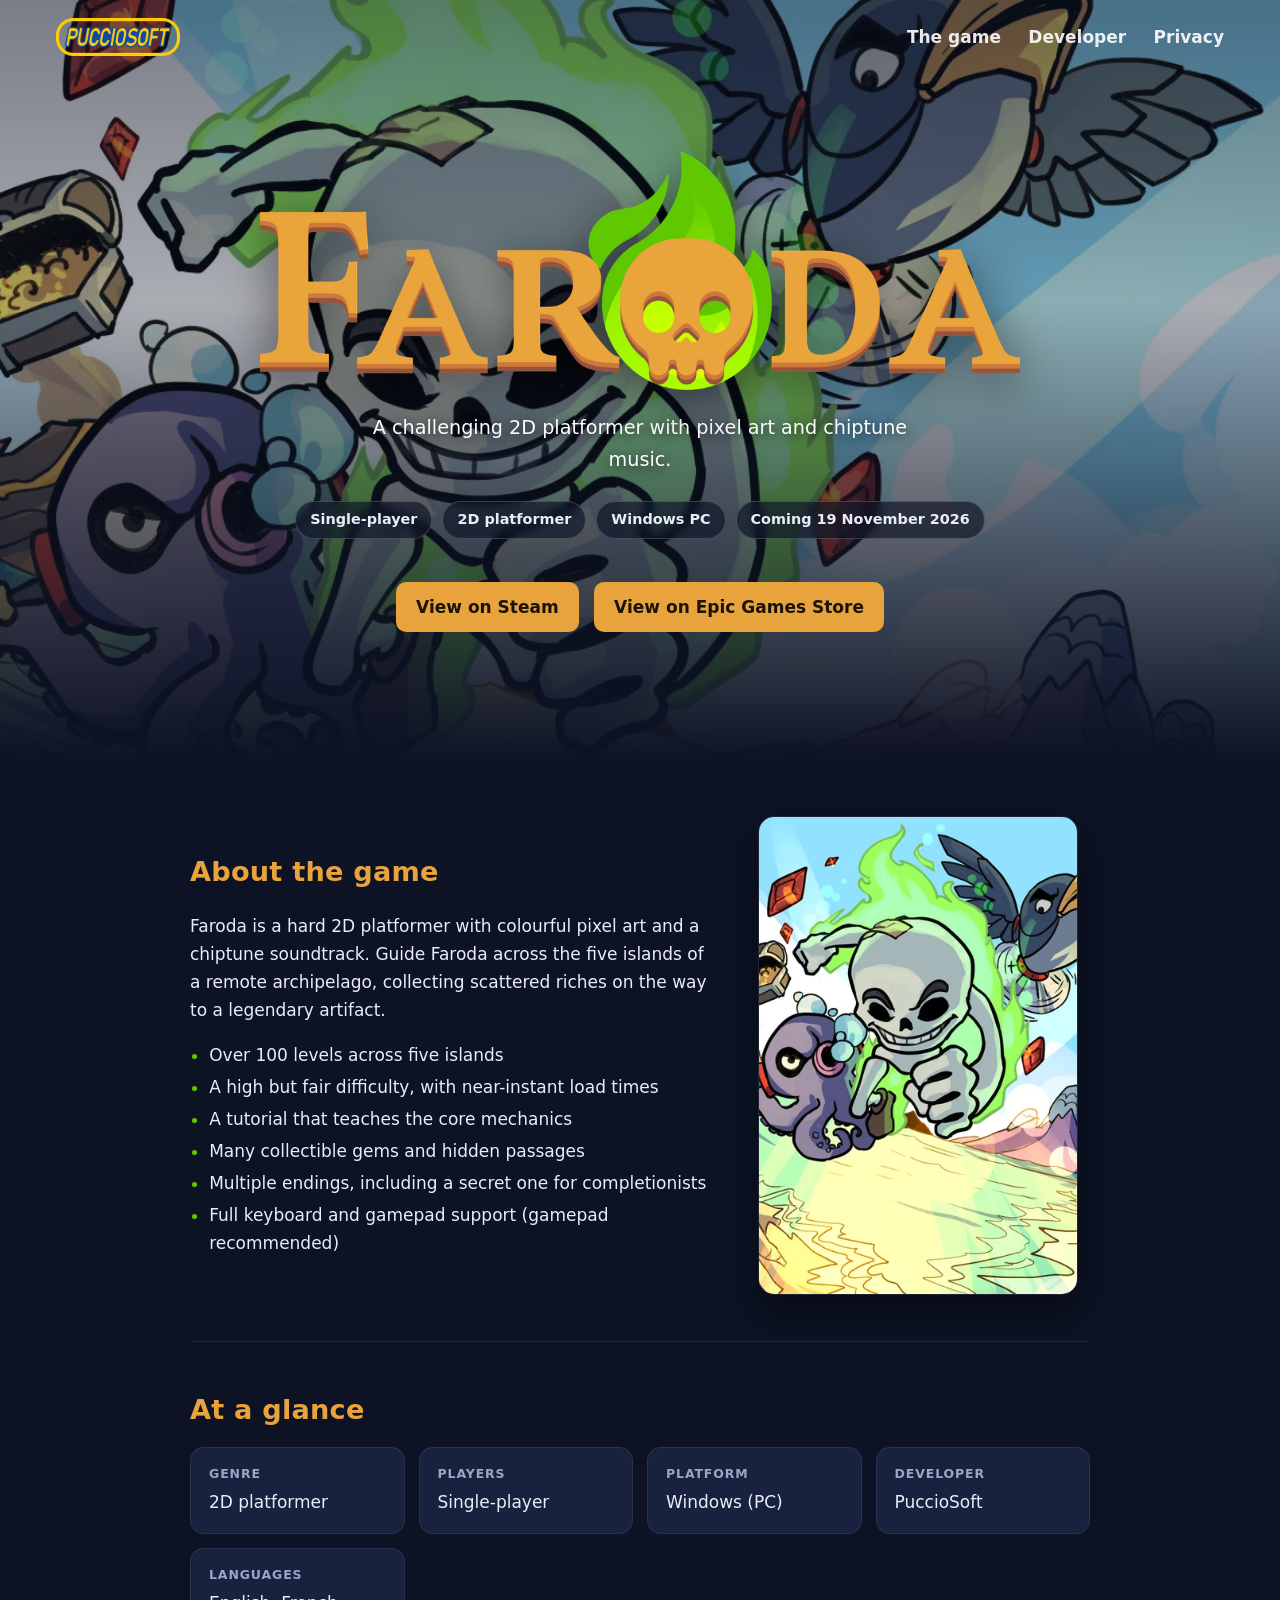
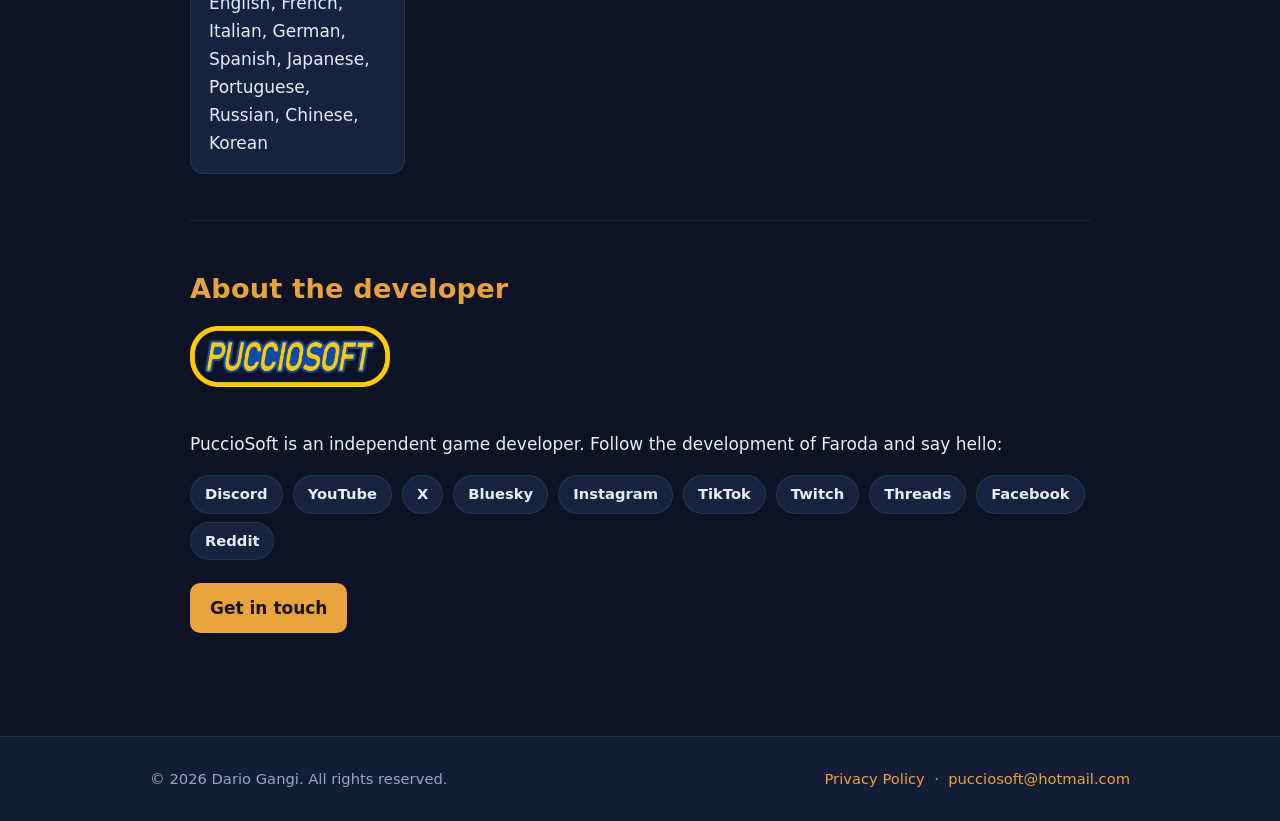
<file: index.html>
<!doctype html>
<html lang="en">
<head>
<meta charset="utf-8">
<meta name="viewport" content="width=device-width, initial-scale=1">
<title>Faroda – a challenging 2D platformer by PuccioSoft</title>
<meta name="description" content="Faroda is a challenging single-player 2D platformer with pixel art and chiptune music, set across five islands and over 100 levels. Developed by PuccioSoft.">
<meta property="og:title" content="Faroda – PuccioSoft">
<meta property="og:description" content="A challenging 2D platformer with pixel art and chiptune music: five islands, over 100 levels.">
<meta property="og:image" content="assets/hero.webp">
<link rel="icon" type="image/png" href="assets/favicon.png">
<link rel="stylesheet" href="style.css">
</head>
<body>

<header class="nav">
  <a href="index.html" aria-label="PuccioSoft home"><img src="assets/pucciosoft.png" alt="PuccioSoft"></a>
  <nav>
    <a class="link" href="#about">The game</a>
    <a class="link" href="#developer">Developer</a>
    <a class="link" href="privacy.html">Privacy</a>
  </nav>
</header>

<div class="hero">
  <div>
    <img class="title" src="assets/faroda-title.png" alt="Faroda">
    <p class="tag">A challenging 2D platformer with pixel art and chiptune music.</p>
    <div class="badges">
      <span class="badge">Single-player</span>
      <span class="badge">2D platformer</span>
      <span class="badge">Windows PC</span>
      <span class="badge">Coming 19 November 2026</span>
    </div>
    <p>
      <a class="btn" href="https://store.steampowered.com/app/3585880/Faroda/" rel="noopener">View on Steam</a>
      <a class="btn" href="https://store.epicgames.com/p/faroda-64c557" rel="noopener">View on Epic Games Store</a>
    </p>
  </div>
</div>

<main>
  <section id="about">
    <div class="about">
      <div>
        <h2>About the game</h2>
        <p>
          Faroda is a hard 2D platformer with colourful pixel art and a chiptune soundtrack.
          Guide Faroda across the five islands of a remote archipelago, collecting scattered
          riches on the way to a legendary artifact.
        </p>
        <ul class="features">
          <li>Over 100 levels across five islands</li>
          <li>A high but fair difficulty, with near-instant load times</li>
          <li>A tutorial that teaches the core mechanics</li>
          <li>Many collectible gems and hidden passages</li>
          <li>Multiple endings, including a secret one for completionists</li>
          <li>Full keyboard and gamepad support (gamepad recommended)</li>
        </ul>
      </div>
      <div class="art"><img src="assets/capsule.webp" alt="Faroda key art" width="400" height="600"></div>
    </div>
  </section>

  <section id="info">
    <h2>At a glance</h2>
    <ul class="facts">
      <li><b>Genre</b>2D platformer</li>
      <li><b>Players</b>Single-player</li>
      <li><b>Platform</b>Windows (PC)</li>
      <li><b>Developer</b>PuccioSoft</li>
      <li><b>Languages</b>English, French, Italian, German, Spanish, Japanese, Portuguese, Russian, Chinese, Korean</li>
    </ul>
  </section>

  <section id="developer">
    <h2>About the developer</h2>
    <div class="dev">
      <img src="assets/pucciosoft.png" alt="PuccioSoft logo">
      <div>
        <p>PuccioSoft is an independent game developer. Follow the development of Faroda and say hello:</p>
        <p class="social">
          <a href="https://discord.gg/2NVw6xbhjH" rel="noopener">Discord</a>
          <a href="https://www.youtube.com/channel/UCBoAlYwB3bUmK9aGNhIlZdQ" rel="noopener">YouTube</a>
          <a href="https://x.com/PuccioSoft" rel="noopener">X</a>
          <a href="https://bsky.app/profile/pucciosoft.bsky.social" rel="noopener">Bluesky</a>
          <a href="https://www.instagram.com/pucciosoft/" rel="noopener">Instagram</a>
          <a href="https://www.tiktok.com/@pucciosoft" rel="noopener">TikTok</a>
          <a href="https://www.twitch.tv/pucciosoft" rel="noopener">Twitch</a>
          <a href="https://www.threads.net/@pucciosoft" rel="noopener">Threads</a>
          <a href="https://www.facebook.com/profile.php?id=61581520845115" rel="noopener">Facebook</a>
          <a href="https://www.reddit.com/r/Faroda/" rel="noopener">Reddit</a>
        </p>
        <p><a class="btn" href="mailto:pucciosoft@hotmail.com">Get in touch</a></p>
      </div>
    </div>
  </section>
</main>

<footer>
  <div class="row">
    <span>&copy; 2026 Dario Gangi. All rights reserved.</span>
    <span><a href="privacy.html">Privacy Policy</a> &nbsp;·&nbsp; <a href="mailto:pucciosoft@hotmail.com">pucciosoft@hotmail.com</a></span>
  </div>
</footer>

</body>
</html>
</file>
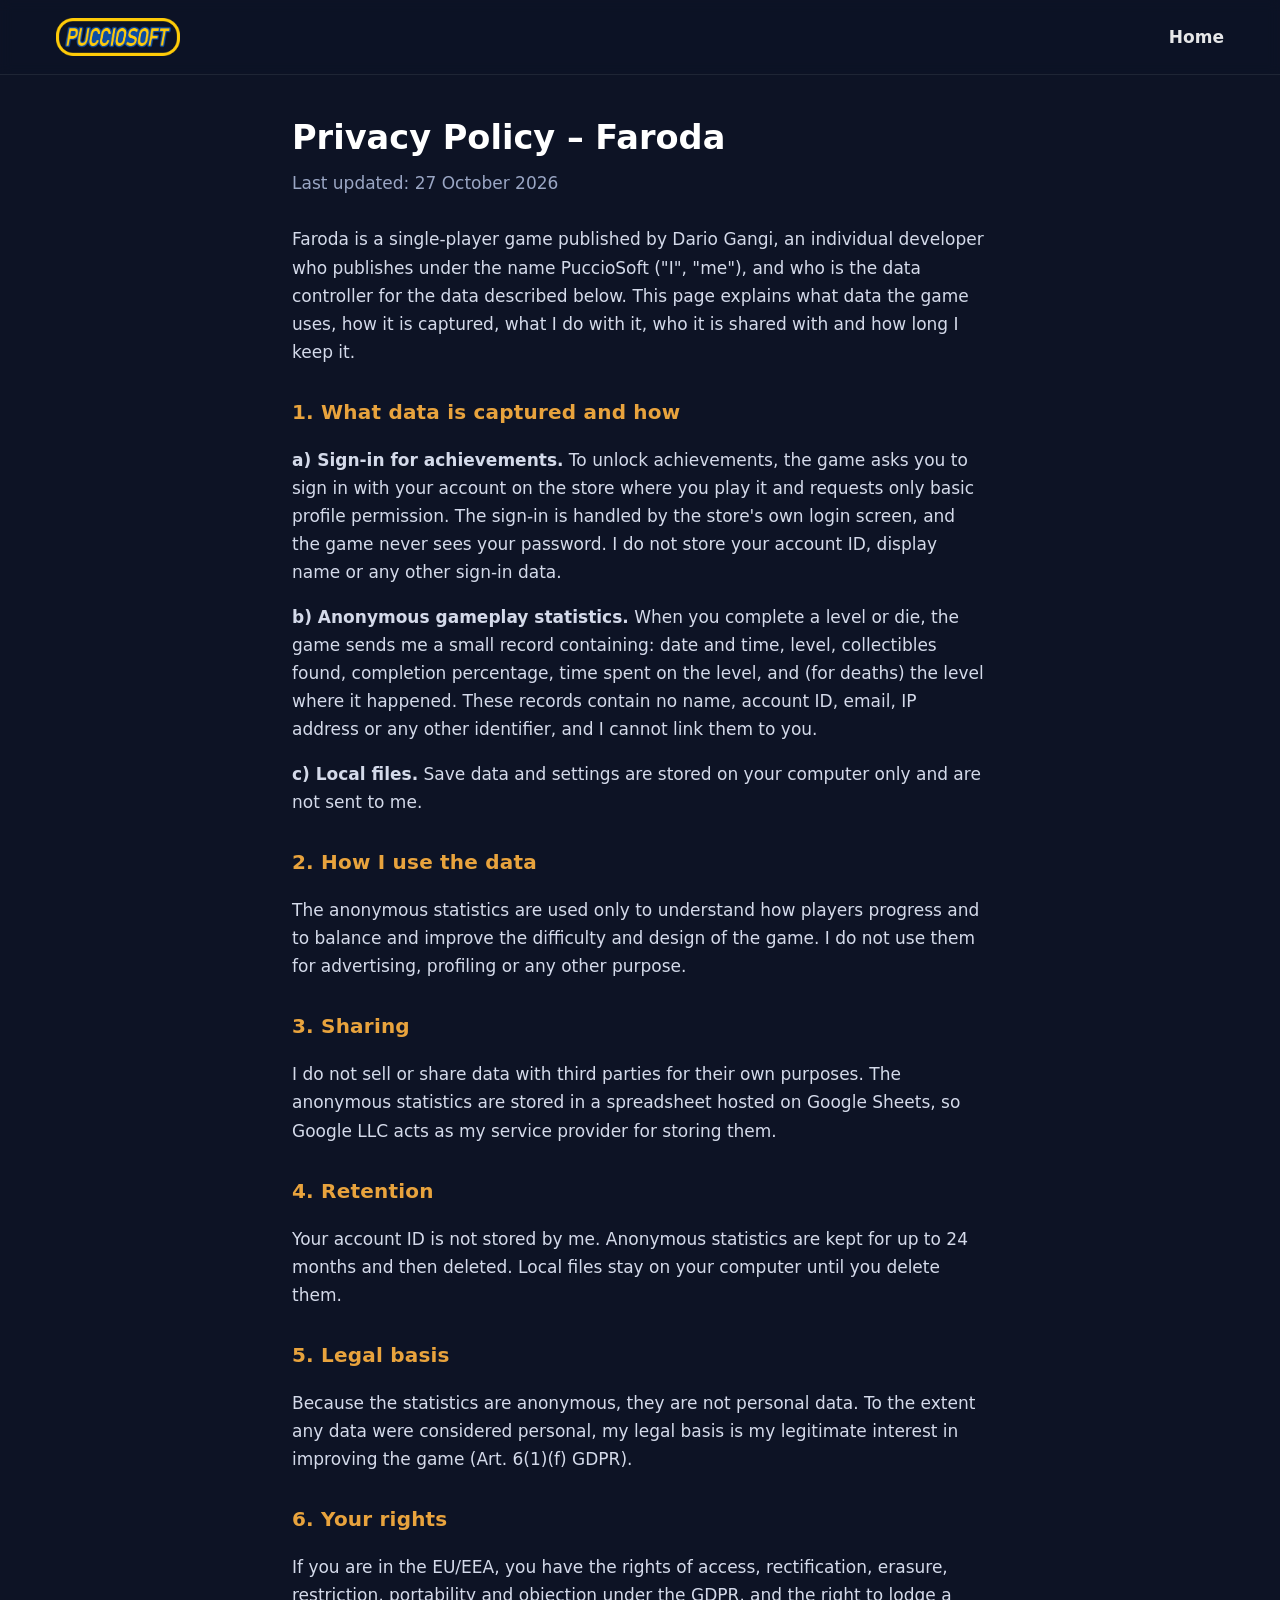
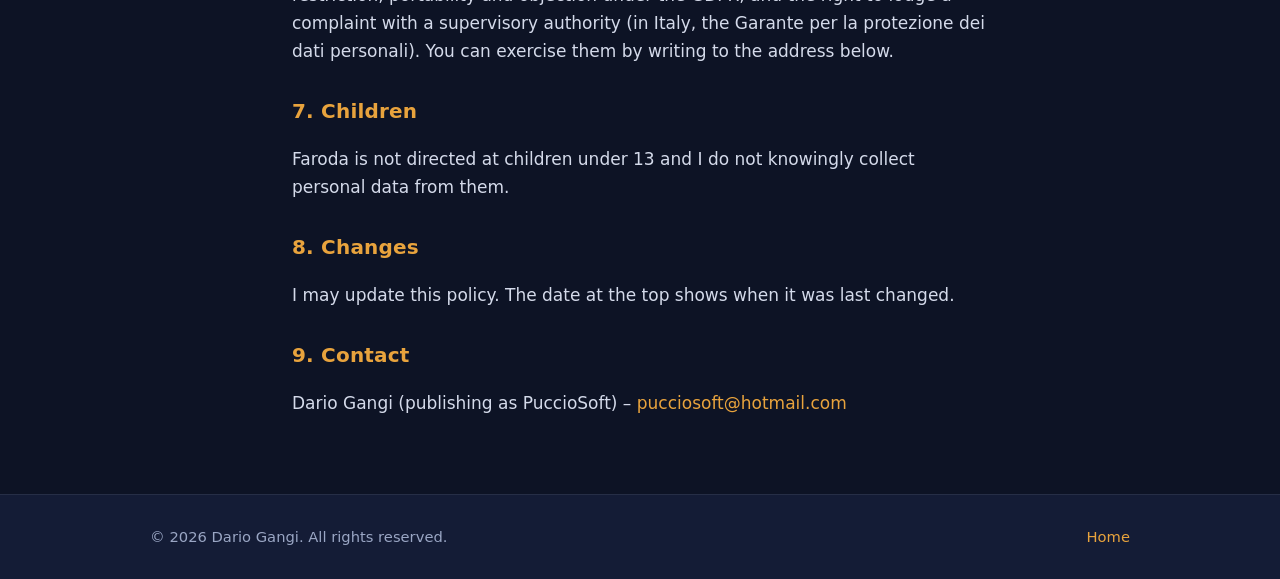
<file: privacy.html>
<!doctype html>
<html lang="en">
<head>
<meta charset="utf-8">
<meta name="viewport" content="width=device-width, initial-scale=1">
<title>Privacy Policy – Faroda – PuccioSoft</title>
<meta name="description" content="Privacy Policy for the game Faroda by PuccioSoft.">
<link rel="icon" type="image/png" href="assets/favicon.png">
<link rel="stylesheet" href="style.css">
</head>
<body>

<header class="nav solid">
  <a href="index.html" aria-label="PuccioSoft home"><img src="assets/pucciosoft.png" alt="PuccioSoft"></a>
  <nav>
    <a class="link" href="index.html">Home</a>
  </nav>
</header>

<div class="page">
  <h1>Privacy Policy – Faroda</h1>
  <p class="updated">Last updated: 27 October 2026</p>

  <p>
    Faroda is a single-player game published by Dario Gangi, an individual developer who publishes under the name PuccioSoft ("I", "me"),
    and who is the data controller for the data described below. This page explains what data the game
    uses, how it is captured, what I do with it, who it is shared with and how long I keep it.
  </p>

  <h2>1. What data is captured and how</h2>
  <p><strong>a) Sign-in for achievements.</strong>
    To unlock achievements, the game asks you to sign in with your account on the store where you
    play it and requests only basic profile permission. The sign-in is handled by the store's own
    login screen, and the game never sees your password. I do not store your account ID, display
    name or any other sign-in data.</p>
  <p><strong>b) Anonymous gameplay statistics.</strong>
    When you complete a level or die, the game sends me a small record containing: date and time,
    level, collectibles found, completion percentage, time spent on the level, and (for deaths)
    the level where it happened. These records contain no name, account ID, email, IP address
    or any other identifier, and I cannot link them to you.</p>
  <p><strong>c) Local files.</strong>
    Save data and settings are stored on your computer only and are not sent to me.</p>

  <h2>2. How I use the data</h2>
  <p>
    The anonymous statistics are used only to understand how players progress and to balance
    and improve the difficulty and design of the game. I do not use them for advertising,
    profiling or any other purpose.
  </p>

  <h2>3. Sharing</h2>
  <p>
    I do not sell or share data with third parties for their own purposes. The anonymous
    statistics are stored in a spreadsheet hosted on Google Sheets, so Google LLC acts as my
    service provider for storing them.
  </p>

  <h2>4. Retention</h2>
  <p>
    Your account ID is not stored by me. Anonymous statistics are kept for up to 24 months and
    then deleted. Local files stay on your computer until you delete them.
  </p>

  <h2>5. Legal basis</h2>
  <p>
    Because the statistics are anonymous, they are not personal data. To the extent any data
    were considered personal, my legal basis is my legitimate interest in improving the game
    (Art. 6(1)(f) GDPR).
  </p>

  <h2>6. Your rights</h2>
  <p>
    If you are in the EU/EEA, you have the rights of access, rectification, erasure, restriction,
    portability and objection under the GDPR, and the right to lodge a complaint with a
    supervisory authority (in Italy, the Garante per la protezione dei dati personali).
    You can exercise them by writing to the address below.
  </p>

  <h2>7. Children</h2>
  <p>Faroda is not directed at children under 13 and I do not knowingly collect personal data from them.</p>

  <h2>8. Changes</h2>
  <p>I may update this policy. The date at the top shows when it was last changed.</p>

  <h2>9. Contact</h2>
  <p>
    Dario Gangi (publishing as PuccioSoft) –
    <a href="mailto:pucciosoft@hotmail.com">pucciosoft@hotmail.com</a>
  </p>
</div>

<footer>
  <div class="row">
    <span>&copy; 2026 Dario Gangi. All rights reserved.</span>
    <span><a href="index.html">Home</a></span>
  </div>
</footer>

</body>
</html>
</file>
<file: style.css>
:root{
  --bg:#0d1325; --bg2:#141c36; --card:#18223f; --text:#e9edf7; --muted:#9aa6c4;
  --gold:#e8a33d; --gold-d:#b9741f; --green:#5fcc00; --line:rgba(255,255,255,.08);
}
*{box-sizing:border-box}
html{scroll-behavior:smooth}
body{margin:0;background:var(--bg);color:var(--text);
  font:17px/1.65 system-ui,-apple-system,"Segoe UI",Roboto,Helvetica,Arial,sans-serif}
a{color:var(--gold);text-decoration:none}
a:hover{text-decoration:underline}
img{max-width:100%;height:auto;display:block}

.nav{position:absolute;inset:0 0 auto 0;z-index:5;display:flex;justify-content:space-between;
  align-items:center;padding:18px clamp(16px,5vw,56px)}
.nav img{height:38px;width:auto}
.nav a.link{font-weight:600;color:#fff;opacity:.9;margin-left:22px}

.hero{position:relative;min-height:min(92vh,760px);display:grid;place-items:center;text-align:center;
  padding:110px 20px 70px;overflow:hidden;isolation:isolate}
.hero::before{content:"";position:absolute;inset:0;z-index:-2;background:url(assets/hero.webp) center/cover no-repeat;
  transform:scale(1.04)}
.hero::after{content:"";position:absolute;inset:0;z-index:-1;
  background:linear-gradient(180deg,rgba(13,19,37,.55) 0%,rgba(13,19,37,.35) 40%,var(--bg) 100%)}
.hero .title{width:min(760px,86vw);margin:0 auto;filter:drop-shadow(0 8px 24px rgba(0,0,0,.55))}
.hero p.tag{margin:22px auto 0;max-width:34rem;font-size:1.2rem;color:#fff;text-shadow:0 2px 12px rgba(0,0,0,.7)}
.badges{margin-top:26px;display:flex;gap:10px;justify-content:center;flex-wrap:wrap}
.badge{padding:6px 14px;border-radius:999px;background:rgba(13,19,37,.65);border:1px solid rgba(255,255,255,.18);
  font-size:.9rem;font-weight:600;backdrop-filter:blur(4px)}

main{max-width:980px;margin:0 auto;padding:10px clamp(18px,5vw,40px) 40px}
section{padding:46px 0;border-top:1px solid var(--line)}
section:first-of-type{border-top:0}
h2{font-size:1.7rem;margin:0 0 14px;color:var(--gold);letter-spacing:.2px}
.about{display:grid;grid-template-columns:1.5fr 1fr;gap:38px;align-items:center}
.about .art{border-radius:16px;overflow:hidden;border:1px solid var(--line);box-shadow:0 18px 40px rgba(0,0,0,.45);
  max-width:320px;justify-self:center}
.facts{display:grid;grid-template-columns:repeat(auto-fit,minmax(190px,1fr));gap:14px;margin:0;padding:0;list-style:none}
.facts li{background:var(--card);border:1px solid var(--line);border-radius:14px;padding:16px 18px}
.facts b{display:block;color:var(--muted);font-size:.78rem;text-transform:uppercase;letter-spacing:.9px;margin-bottom:4px}
.dev{display:flex;gap:26px;align-items:center;flex-wrap:wrap}
.dev img{width:200px;border-radius:12px}
.btn{display:inline-block;margin-top:6px;padding:11px 20px;border-radius:10px;background:var(--gold);color:#1b1305;
  font-weight:700}
.btn:hover{background:#f0b252;text-decoration:none}

footer{border-top:1px solid var(--line);background:var(--bg2);padding:30px clamp(18px,5vw,56px);
  color:var(--muted);font-size:.92rem}
footer .row{max-width:980px;margin:0 auto;display:flex;justify-content:space-between;gap:16px;flex-wrap:wrap;align-items:center}

/* privacy / text pages */
.page{max-width:760px;margin:0 auto;padding:110px clamp(18px,5vw,32px) 60px}
.page h1{font-size:2.1rem;margin:0 0 4px;color:#fff}
.page .updated{color:var(--muted);margin:0 0 28px}
.page h2{font-size:1.25rem;margin:30px 0 8px}
.page p,.page li{color:#d4daea}
.nav.solid{background:rgba(13,19,37,.92);position:fixed;border-bottom:1px solid var(--line);backdrop-filter:blur(6px)}

@media(max-width:720px){
  .about{grid-template-columns:1fr}
  .nav img{height:30px}
}

.hero p .btn{margin:26px 5px 0}
.features{margin:14px 0 0;padding-left:1.2rem}
.features li{margin:4px 0}
.features li::marker{color:var(--green)}
.social{display:flex;flex-wrap:wrap;gap:8px 10px;margin:14px 0}
.social a{padding:6px 14px;border-radius:999px;background:var(--card);border:1px solid var(--line);
  color:var(--text);font-size:.92rem;font-weight:600}
.social a:hover{border-color:var(--gold);color:var(--gold);text-decoration:none}
</file>
